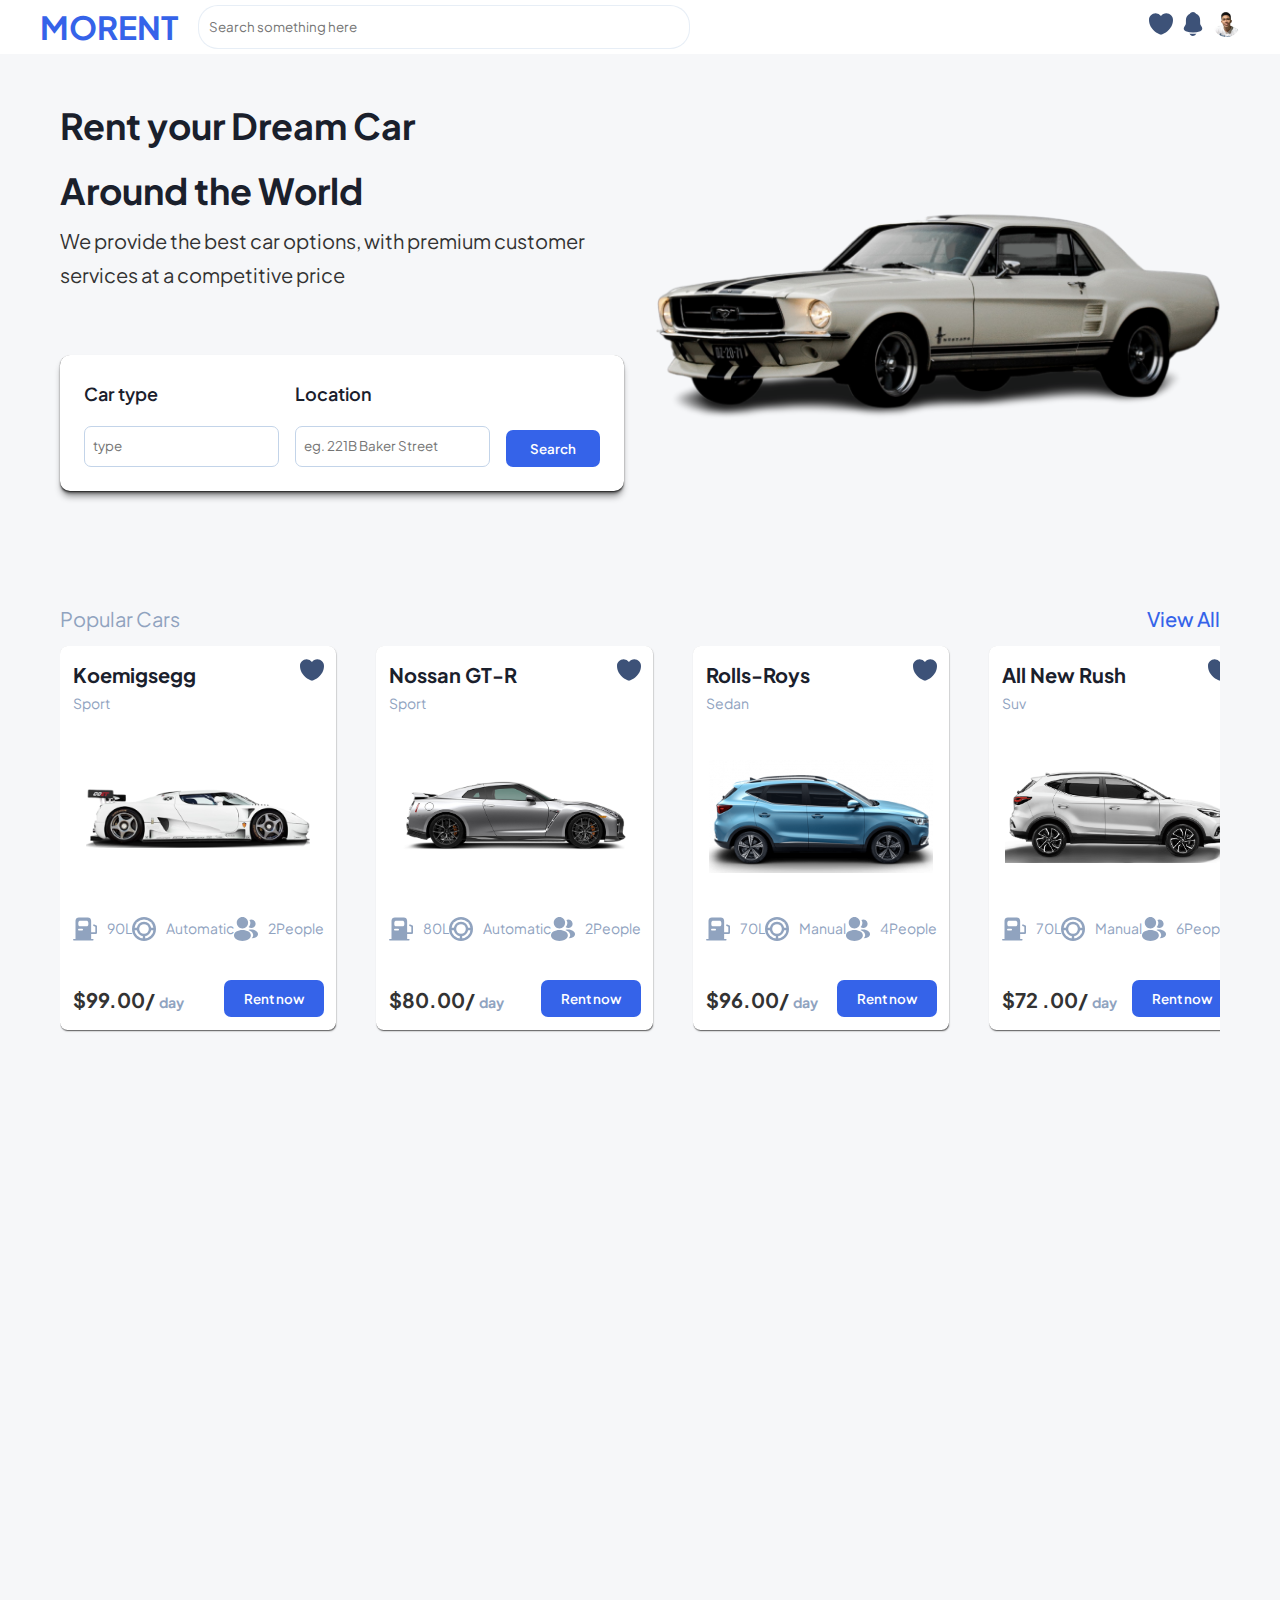
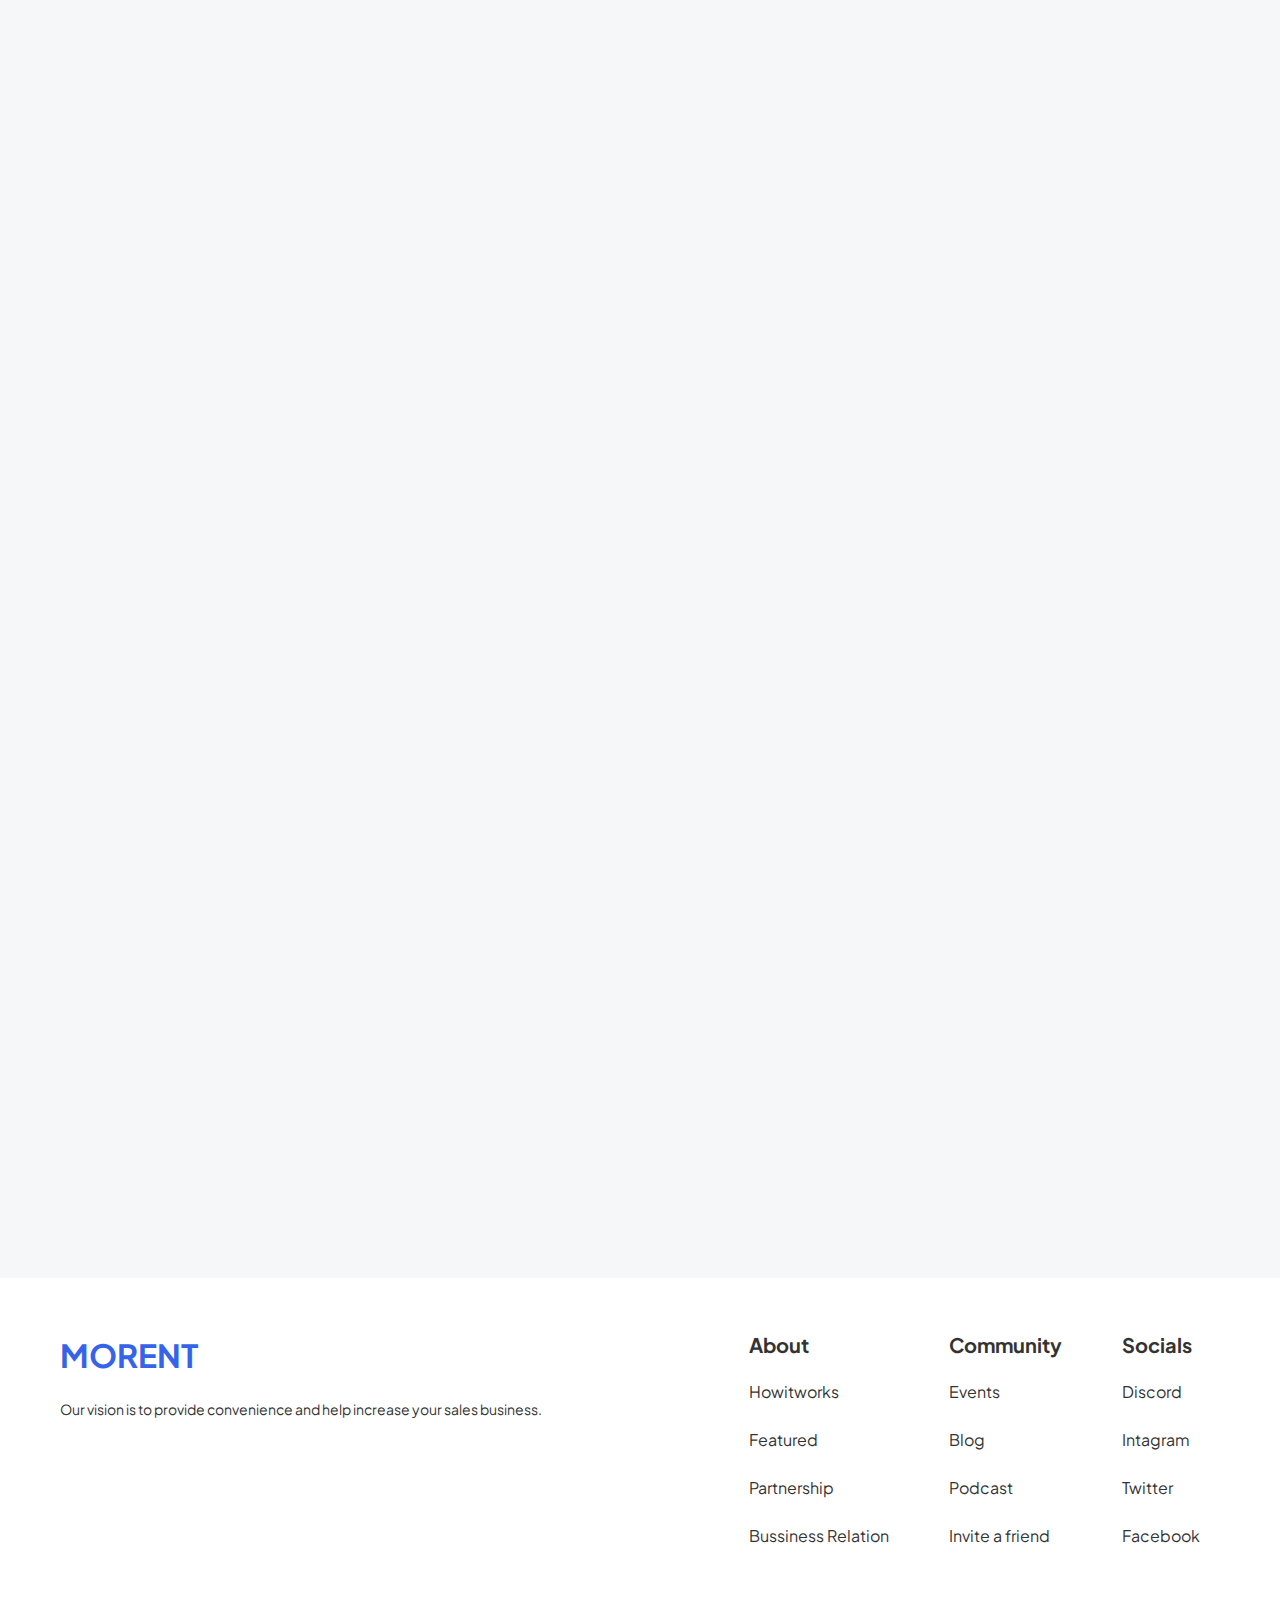
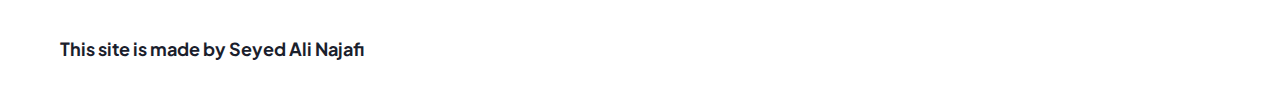
<file: index.html>
<!DOCTYPE html>
<html lang="en">

<head>
  <meta charset="UTF-8" />
  <meta name="viewport" content="width=device-width, initial-scale=1.0" />
  <link rel="stylesheet" href="css/style.css" />
  <link rel="stylesheet" href="css/font.css" />
  <link rel="stylesheet" href="https://cdnjs.cloudflare.com/ajax/libs/font-awesome/6.4.2/css/all.min.css"
    integrity="sha512-z3gLpd7yknf1YoNbCzqRKc4qyor8gaKU1qmn+CShxbuBusANI9QpRohGBreCFkKxLhei6S9CQXFEbbKuqLg0DA=="
    crossorigin="anonymous" referrerpolicy="no-referrer" />
  <link rel="stylesheet" href="https://unpkg.com/aos@next/dist/aos.css" />
  <link rel="icon" href="assets/images/favicon.ico">
  <title>Morent</title>
</head>

<body>
  <header class="nav__bar">
    <nav class="nav container">
      <div class="search__bar">
        <p class="morent__logo">MORENT</p>
        <form class="nav__form">
          <div class="nav__toggler">
            <img class="icon" src="/assets/images/search.svg" alt="search" />
            <img src="/assets/images/xmark.svg" alt="x" class="icon second" />
          </div>
          <input type="text" class="nav__serach-bar" placeholder="Search something here" />
        </form>
      </div>
      <ul class="nav__list">
        <li><img src="/assets/images/like.svg" alt="fav " /></li>
        <li><img src="/assets/images/notif.svg" alt="notif" /></li>
        <li>
          <img class="nav__user" src="/assets/images/user.jpg" alt="user" />
        </li>
      </ul>
    </nav>
  </header>
  <section class="hero block container">
    <div class="hero__text">
      <h1>Rent your Dream Car <br />Around the World</h1>
      <p>
        We provide the best car options, with premium customer services at a
        competitive price
      </p>
    </div>
    <img src="/assets/images/hero.c422078b650affce4d14.png" alt="hero image car" />
    <div class="hero__search-field">
      <div class="hero__search-input">
        <p>Car type</p>
        <input type="text" placeholder="type" />
      </div>
      <div class="hero__search-input">
        <p>Location</p>
        <input type="text" placeholder="eg. 221B Baker Street" />
      </div>
      <button class="btn">Search</button>
    </div>
  </section>
  <section class="popular container block">
    <div class="heading">
      <p>Popular Cars</p>
      <a href="#">View All</a>
    </div>
    <div class="catalogs">
      <div class="catalog">
        <div class="catalog__heading">
          <div class="catalog__header">
            <h3>Koemigsegg</h3>
            <p>Sport</p>
          </div>
          <div class="catalog__icon">
            <img class="icon like-icon" src="assets/images/like.svg" alt="" />
          </div>
        </div>
        <div class="catalog__img">
          <img src="/assets/images/car_0.3d32b6b2cef2f68f936a.png" alt="" />
        </div>
        <div class="catalog__description">
          <div class="catalog__description-section">
            <img src="assets/images/benzin.svg" alt="" />
            <p>90L</p>
          </div>
          <div class="catalog__description-section">
            <img src="assets/images/dande.svg" alt="" />
            <p>Automatic</p>
          </div>
          <div class="catalog__description-section">
            <img src="assets/images/people.svg" alt="" />
            <p>2People</p>
          </div>
        </div>
        <div class="catalog__price">
          <p>
            $99.00/
            <span>day</span>
          </p>
          <button class="btn">Rent now</button>
        </div>
      </div>
      <div class="catalog">
        <div class="catalog__heading">
          <div class="catalog__header">
            <h3>Nossan GT-R</h3>
            <p>Sport</p>
          </div>
          <div class="catalog__icon">
            <img class="icon like-icon" src="assets/images/like.svg" alt="" />
          </div>
        </div>
        <div class="catalog__img">
          <img src="assets/images/cr2.png" alt="car" />
        </div>
        <div class="catalog__description">
          <div class="catalog__description-section">
            <img src="assets/images/benzin.svg" alt="" />
            <p>80L</p>
          </div>
          <div class="catalog__description-section">
            <img src="assets/images/dande.svg" alt="" />
            <p>Automatic</p>
          </div>
          <div class="catalog__description-section">
            <img src="assets/images/people.svg" alt="" />
            <p>2People</p>
          </div>
        </div>
        <div class="catalog__price">
          <p>
            $80.00/
            <span>day</span>
          </p>
          <button class="btn">Rent now</button>
        </div>
      </div>
      <div class="catalog">
        <div class="catalog__heading">
          <div class="catalog__header">
            <h3>Rolls-Roys</h3>
            <p>Sedan</p>
          </div>
          <div class="catalog__icon">
            <img class="icon like-icon" src="assets/images/like.svg" alt="" />
          </div>
        </div>
        <div class="catalog__img">
          <img src="assets/images/cr3.png" alt="car" />
        </div>
        <div class="catalog__description">
          <div class="catalog__description-section">
            <img src="assets/images/benzin.svg" alt="" />
            <p>70L</p>
          </div>
          <div class="catalog__description-section">
            <img src="assets/images/dande.svg" alt="" />
            <p>Manual</p>
          </div>
          <div class="catalog__description-section">
            <img src="assets/images/people.svg" alt="" />
            <p>4People</p>
          </div>
        </div>
        <div class="catalog__price">
          <p>
            $96.00/
            <span>day</span>
          </p>
          <button class="btn">Rent now</button>
        </div>
      </div>
      <div class="catalog">
        <div class="catalog__heading">
          <div class="catalog__header">
            <h3>All New Rush</h3>
            <p>Suv</p>
          </div>
          <div class="catalog__icon">
            <img class="icon like-icon" src="assets/images/like.svg" alt="" />
          </div>
        </div>
        <div class="catalog__img">
          <img src="assets/images/cr4.png" alt="car" />
        </div>
        <div class="catalog__description">
          <div class="catalog__description-section">
            <img src="assets/images/benzin.svg" alt="" />
            <p>70L</p>
          </div>
          <div class="catalog__description-section">
            <img src="assets/images/dande.svg" alt="" />
            <p>Manual</p>
          </div>
          <div class="catalog__description-section">
            <img src="assets/images/people.svg" alt="" />
            <p>6People</p>
          </div>
        </div>
        <div class="catalog__price">
          <p>
            $72 .00/
            <span>day</span>
          </p>
          <button class="btn">Rent now</button>
        </div>
      </div>
    </div>
  </section>
  <section class="recommend container block" data-aos="fade-up" data-aos-delay="200">
    <div class=" heading">
      <p>Recommended</p>
    </div>
    <div class="suggested__catalogs">
      <div class="catalog">
        <div class="catalog__heading">
          <div class="catalog__header">
            <h3>Koemigsegg</h3>
            <p>Sport</p>
          </div>
          <div class="catalog__icon">
            <img class="icon like-icon" src="assets/images/like.svg" alt="" />
          </div>
        </div>
        <div class="catalog__img">
          <img src="/assets/images/car_0.3d32b6b2cef2f68f936a.png" alt="" />
        </div>
        <div class="catalog__description">
          <div class="catalog__description-section">
            <img src="assets/images/benzin.svg" alt="" />
            <p>90L</p>
          </div>
          <div class="catalog__description-section">
            <img src="assets/images/dande.svg" alt="" />
            <p>Automatic</p>
          </div>
          <div class="catalog__description-section">
            <img src="assets/images/people.svg" alt="" />
            <p>2People</p>
          </div>
        </div>
        <div class="catalog__price">
          <p>
            $99.00/
            <span>day</span>
          </p>
          <button class="btn">Rent now</button>
        </div>
      </div>
      <div class="catalog">
        <div class="catalog__heading">
          <div class="catalog__header">
            <h3>Nossan GT-R</h3>
            <p>Sport</p>
          </div>
          <div class="catalog__icon">
            <img class="icon like-icon" src="assets/images/like.svg" alt="" />
          </div>
        </div>
        <div class="catalog__img">
          <img src="assets/images/cr2.png" alt="car" />
        </div>
        <div class="catalog__description">
          <div class="catalog__description-section">
            <img src="assets/images/benzin.svg" alt="" />
            <p>80L</p>
          </div>
          <div class="catalog__description-section">
            <img src="assets/images/dande.svg" alt="" />
            <p>Automatic</p>
          </div>
          <div class="catalog__description-section">
            <img src="assets/images/people.svg" alt="" />
            <p>2People</p>
          </div>
        </div>
        <div class="catalog__price">
          <p>
            $80.00/
            <span>day</span>
          </p>
          <button class="btn">Rent now</button>
        </div>
      </div>
      <div class="catalog">
        <div class="catalog__heading">
          <div class="catalog__header">
            <h3>Rolls-Roys</h3>
            <p>Sedan</p>
          </div>
          <div class="catalog__icon">
            <img class="icon like-icon" src="assets/images/like.svg" alt="" />
          </div>
        </div>
        <div class="catalog__img">
          <img src="assets/images/cr3.png" alt="car" />
        </div>
        <div class="catalog__description">
          <div class="catalog__description-section">
            <img src="assets/images/benzin.svg" alt="" />
            <p>70L</p>
          </div>
          <div class="catalog__description-section">
            <img src="assets/images/dande.svg" alt="" />
            <p>Manual</p>
          </div>
          <div class="catalog__description-section">
            <img src="assets/images/people.svg" alt="" />
            <p>4People</p>
          </div>
        </div>
        <div class="catalog__price">
          <p>
            $96.00/
            <span>day</span>
          </p>
          <button class="btn">Rent now</button>
        </div>
      </div>
      <div class="catalog">
        <div class="catalog__heading">
          <div class="catalog__header">
            <h3>All New Rush</h3>
            <p>Suv</p>
          </div>
          <div class="catalog__icon">
            <img class="icon like-icon" src="assets/images/like.svg" alt="" />
          </div>
        </div>
        <div class="catalog__img">
          <img src="assets/images/cr4.png" alt="car" />
        </div>
        <div class="catalog__description">
          <div class="catalog__description-section">
            <img src="assets/images/benzin.svg" alt="" />
            <p>70L</p>
          </div>
          <div class="catalog__description-section">
            <img src="assets/images/dande.svg" alt="" />
            <p>Manual</p>
          </div>
          <div class="catalog__description-section">
            <img src="assets/images/people.svg" alt="" />
            <p>6People</p>
          </div>
        </div>
        <div class="catalog__price">
          <p>
            $72.00/
            <span>day</span>
          </p>
          <button class="btn">Rent now</button>
        </div>
      </div>
      <div class="catalog">
        <div class="catalog__heading">
          <div class="catalog__header">
            <h3>CR-V</h3>
            <p>Suv</p>
          </div>
          <div class="catalog__icon">
            <img class="icon like-icon" src="assets/images/like.svg" alt="" />
          </div>
        </div>
        <div class="catalog__img">
          <img src="assets/images/cr5.png" alt="car" />
        </div>
        <div class="catalog__description">
          <div class="catalog__description-section">
            <img src="assets/images/benzin.svg" alt="" />
            <p>80L</p>
          </div>
          <div class="catalog__description-section">
            <img src="assets/images/dande.svg" alt="" />
            <p>Manual</p>
          </div>
          <div class="catalog__description-section">
            <img src="assets/images/people.svg" alt="" />
            <p>6People</p>
          </div>
        </div>
        <div class="catalog__price">
          <p>
            $80.00/
            <span>day</span>
          </p>
          <button class="btn">Rent now</button>
        </div>
      </div>
      <div class="catalog">
        <div class="catalog__heading">
          <div class="catalog__header">
            <h3>All New Terios</h3>
            <p>Suv</p>
          </div>
          <div class="catalog__icon">
            <img class="icon like-icon" src="assets/images/like.svg" alt="" />
          </div>
        </div>
        <div class="catalog__img">
          <img src="assets/images/cr6.png" alt="car" />
        </div>
        <div class="catalog__description">
          <div class="catalog__description-section">
            <img src="assets/images/benzin.svg" alt="" />
            <p>90L</p>
          </div>
          <div class="catalog__description-section">
            <img src="assets/images/dande.svg" alt="" />
            <p>Manual</p>
          </div>
          <div class="catalog__description-section">
            <img src="assets/images/people.svg" alt="" />
            <p>6People</p>
          </div>
        </div>
        <div class="catalog__price">
          <p>
            $74.00/
            <span>day</span>
          </p>
          <button class="btn">Rent now</button>
        </div>
      </div>
      <div class="catalog">
        <div class="catalog__heading">
          <div class="catalog__header">
            <h3>Koemigsegg</h3>
            <p>Sport</p>
          </div>
          <div class="catalog__icon">
            <img class="icon like-icon" src="assets/images/like.svg" alt="" />
          </div>
        </div>
        <div class="catalog__img">
          <img src="/assets/images/car_0.3d32b6b2cef2f68f936a.png" alt="" />
        </div>
        <div class="catalog__description">
          <div class="catalog__description-section">
            <img src="assets/images/benzin.svg" alt="" />
            <p>90L</p>
          </div>
          <div class="catalog__description-section">
            <img src="assets/images/dande.svg" alt="" />
            <p>Automatic</p>
          </div>
          <div class="catalog__description-section">
            <img src="assets/images/people.svg" alt="" />
            <p>2People</p>
          </div>
        </div>
        <div class="catalog__price">
          <p>
            $99.00/
            <span>day</span>
          </p>
          <button class="btn">Rent now</button>
        </div>
      </div>
      <div class="catalog">
        <div class="catalog__heading">
          <div class="catalog__header">
            <h3>Nossan GT-R</h3>
            <p>Sport</p>
          </div>
          <div class="catalog__icon">
            <img class="icon like-icon" src="assets/images/like.svg" alt="" />
          </div>
        </div>
        <div class="catalog__img">
          <img src="assets/images/cr2.png" alt="car" />
        </div>
        <div class="catalog__description">
          <div class="catalog__description-section">
            <img src="assets/images/benzin.svg" alt="" />
            <p>80L</p>
          </div>
          <div class="catalog__description-section">
            <img src="assets/images/dande.svg" alt="" />
            <p>Automatic</p>
          </div>
          <div class="catalog__description-section">
            <img src="assets/images/people.svg" alt="" />
            <p>2People</p>
          </div>
        </div>
        <div class="catalog__price">
          <p>
            $80.00/
            <span>day</span>
          </p>
          <button class="btn">Rent now</button>
        </div>
      </div>
      <div class="catalog">
        <div class="catalog__heading">
          <div class="catalog__header">
            <h3>Rolls-Roys</h3>
            <p>Sedan</p>
          </div>
          <div class="catalog__icon">
            <img class="icon like-icon" src="assets/images/like.svg" alt="" />
          </div>
        </div>
        <div class="catalog__img">
          <img src="assets/images/cr3.png" alt="car" />
        </div>
        <div class="catalog__description">
          <div class="catalog__description-section">
            <img src="assets/images/benzin.svg" alt="" />
            <p>70L</p>
          </div>
          <div class="catalog__description-section">
            <img src="assets/images/dande.svg" alt="" />
            <p>Manual</p>
          </div>
          <div class="catalog__description-section">
            <img src="assets/images/people.svg" alt="" />
            <p>4People</p>
          </div>
        </div>
        <div class="catalog__price">
          <p>
            $96.00/
            <span>day</span>
          </p>
          <button class="btn">Rent now</button>
        </div>
      </div>
      <div class="catalog">
        <div class="catalog__heading">
          <div class="catalog__header">
            <h3>All New Rush</h3>
            <p>Suv</p>
          </div>
          <div class="catalog__icon">
            <img class="icon like-icon" src="assets/images/like.svg" alt="" />
          </div>
        </div>
        <div class="catalog__img">
          <img src="assets/images/cr4.png" alt="car" />
        </div>
        <div class="catalog__description">
          <div class="catalog__description-section">
            <img src="assets/images/benzin.svg" alt="" />
            <p>70L</p>
          </div>
          <div class="catalog__description-section">
            <img src="assets/images/dande.svg" alt="" />
            <p>Manual</p>
          </div>
          <div class="catalog__description-section">
            <img src="assets/images/people.svg" alt="" />
            <p>6People</p>
          </div>
        </div>
        <div class="catalog__price">
          <p>
            $72.00/
            <span>day</span>
          </p>
          <button class="btn">Rent now</button>
        </div>
      </div>
    </div>
    <div class="view">
      <button class="btn">View more</button>
    </div>
  </section>
  <footer class="main-footer">
    <div class="footer container block">
      <div class="footer-items special-footer">
        <h2 class="morent__logo">MORENT</h2>
        <p>Our vision is to provide convenience
          and help increase your sales business.</p>
      </div>
      <div class="footer-items">
        <h6>About</h6>
        <a href="#">Howitworks</a>
        <a href="#">Featured</a>
        <a href="#">Partnership</a>
        <a href="#">Bussiness Relation</a>
      </div>
      <div class="footer-items">
        <h6>Community</h6>
        <a href="#">Events</a>
        <a href="#">Blog</a>
        <a href="#">Podcast</a>
        <a href="#">Invite a friend</a>
      </div>
      <div class="footer-items">
        <h6>Socials</h6>
        <a href="#">Discord</a>
        <a href="#">Intagram</a>
        <a href="#">Twitter</a>
        <a href="#">Facebook</a>
      </div>
    </div>
  </footer>
  <section class="me-section">
    <div class="iamcool container block">
      <a href="https://github.com/Alinajafi10" target="_blank">
        <p>This site is made by Seyed Ali Najafi</p>
      </a>
    </div>
  </section>
  <script src="js/app.js"></script>
  <script src="https://unpkg.com/aos@next/dist/aos.js"></script>
  <script>
    AOS.init();
  </script>
</body>

</html>
</file>
<file: css/style.css>
*,
*::after,
*::before {
  margin: 0;
  padding: 0;
  box-sizing: border-box;
  list-style: none;
}

:root {
  --color-primary: #fff;
  --color-secondary: #3563e9;
  --color-secondary-text: #90a3bf;
  --color-primary-text: #596780;
  --color-heading: #1a202c;
  --color-text-body: #333333;
  --color-back-body: #F6F7F9;
  --walter-white: #fff;
}

:root {
  --shadow-color: 229deg 100% 0%;
  --shadow-elevation-low:
    0.1px 0.2px 0.3px hsl(var(--shadow-color) / 0.21),
    0.1px 0.4px 0.6px -0.5px hsl(var(--shadow-color) / 0.42),
    0.3px 1.1px 1.5px -1px hsl(var(--shadow-color) / 0.63);
  --shadow-elevation-medium:
    0px 0.3px 0.3px hsl(var(--shadow-color) / 0.44),
    0px 1.1px 1.2px -0.8px hsl(var(--shadow-color) / 0.44),
    0.1px 2.7px 3px -1.7px hsl(var(--shadow-color) / 0.44),
    0.1px 6.7px 7.5px -2.5px hsl(var(--shadow-color) / 0.44);
  --shadow-elevation-high:
    0px 0.3px 0.3px hsl(var(--shadow-color) / 0.41),
    0px 2.1px 2.4px -0.4px hsl(var(--shadow-color) / 0.41),
    0.1px 3.9px 4.4px -0.7px hsl(var(--shadow-color) / 0.41),
    0.1px 6.5px 7.3px -1.1px hsl(var(--shadow-color) / 0.41),
    0.2px 10.4px 11.7px -1.4px hsl(var(--shadow-color) / 0.41),
    0.3px 16.3px 18.3px -1.8px hsl(var(--shadow-color) / 0.41),
    0.5px 24.9px 28px -2.1px hsl(var(--shadow-color) / 0.41),
    0.8px 36.7px 41.3px -2.5px hsl(var(--shadow-color) / 0.41);
}

html {
  font-size: 62.5%;
}

body {
  color: var(--color-text-body);
  background-color: var(--color-back-body);
  font-size: 1.4rem;
  line-height: 1.7;
  font-family: "Plus Jakarta Sans";
}

h1,
h2,
h3 {
  color: var(--color-heading);
  font-weight: 700;
}

h1 {
  font-size: 2.5rem;
}

h2 {
  font-size: 2.2rem;
}

a {
  text-decoration: none;
}

::-webkit-scrollbar {
  height: 10px;
  width: 17px;
  transition: all 2s;
}

::-webkit-scrollbar-track {
  background-color: transparent;
  border-radius: 100vw;
}

::-webkit-scrollbar-thumb {
  background: linear-gradient(74deg, rgba(53, 99, 233, 1) 0%, rgba(0, 212, 255, 1) 100%);
  border-radius: 100vw;
}

.morent__logo {
  font-size: 2.8rem;
  font-weight: 700;
  color: var(--color-secondary);
}

@media screen and (min-width: 1024px) {
  .morent__logo {
    font-size: 3.2rem;
  }
}

/* 
Footer */
.main-footer {
  display: flex;
  align-items: center;
  background-color: var(--walter-white);
}

.footer {
  width: 100%;
}

.main-footer .footer {
  display: flex;
  flex-direction: column;
}

.footer-items a {
  text-decoration: none;
  font-size: 1.6rem;
  color: var(--color-body);
  margin-bottom: 0.5rem;
  display: block;
}

.footer-items a:hover {
  color: var(--color-secondary);
  transition: 0.4s;
}

.footer-items h6 {
  font-size: 2rem;
}

.footer-items {
  margin-right: 20rem;
  margin-top: 1rem;
}

.me-section {
  background-color: var(--walter-white);
}

.iamcool {
  display: flex;
  flex-direction: column;
}

.iamcool p {
  font-size: 1.8rem;
  color: var(--color-heading);
  font-weight: 700;
}

.iamcool p:hover {
  color: var(--color-secondary);
  transition: all 0.3s ease-in;
}

@media screen and (min-width: 768px) {
  .main-footer .footer {
    flex-direction: row;
    flex-wrap: wrap;
  }

  .footer-items {
    margin-right: 2rem;
    gap: 1.6rem;
    display: flex;
    flex-direction: column;
  }

  .footer {
    gap: 4rem;
    padding: 2rem 3rem;
  }

  .footer-items.special-footer {
    display: flex;
    flex: 1 1;
  }

  .iamcool {
    flex-direction: row;
  }
}

/* nav */

.nav__bar {
  background-color: var(--walter-white);
}

.nav {
  display: flex;
  width: auto;
  align-content: center;
  justify-content: space-between;
}

.nav__user {
  width: 27px;
  height: 27px;
  border-radius: 100%;
}

.nav__list {
  display: flex;
  justify-content: flex-start;
  align-items: center;
  gap: 0.8rem;
}

.nav__list li {
  display: inline-block;
}

.search__bar {
  /* position: relative; */
  display: inline-flex;
  align-items: center;
  gap: 2rem;
  width: 100%;
}

.nav__serach-bar {
  border-radius: 2rem;
  border: 1px solid rgba(195, 212, 233, 0.4);
  width: 49.2rem;
  height: 4.4rem;
  outline: 0;
  opacity: 0;
  padding-left: 1rem;
  transition: opacity 0.6s cubic-bezier(0.39, -0.18, 1, 0.49) 0.2s;
  margin-right: 1rem;
}

::placeholder {
  font-family: "Plus Jakarta Sans";
}

.nav__form {
  display: flex;
}

.nav.nav__expanded .nav__form {
  width: 100%;
}

.nav.nav__expanded .nav__serach-bar {
  width: 100%;
  max-width: 100vh;
}

.nav__form .icon {
  border: 1px solid var(--color-primary-text);
  border-radius: 0.375rem;
  display: flex;
  align-items: center;
  justify-content: center;
  order: -1;
  width: 30px;
  height: 30px;
  top: 5px;
  margin-left: .5rem;
  position: relative;
}

.search__bar .morent__logo {
  order: 2;
}

@media screen and (min-width:768px) {
  .nav__form .icon {
    display: none;
    order: 0;
  }

  .search__bar .morent__logo {
    order: 0;
  }

  .nav__serach-bar {
    display: block;
    opacity: 1;
  }
}

@media screen and (max-width:768px) {
  .nav__serach-bar {
    max-width: 0;
  }
}

/* Toggler */
.nav.nav__expanded .nav__toggler img {
  display: none;
}

.nav__toggler .icon.second {
  display: none;
}

.nav.nav__expanded .icon.second {
  display: flex;
  opacity: 1;
  top: 5px;
  position: relative;
  margin-left: .5rem;
}

.nav.nav__expanded .morent__logo,
.nav.nav__expanded .nav__list {
  display: none;
}

.icon.second {
  margin-right: 1.5rem;
}

.nav.nav__expanded .nav__serach-bar {
  display: block;
  opacity: 1;
  transition: all 0.4s ease-out;
}





.btn {
  background-color: var(--color-secondary);
  color: var(--color-primary);
  font-weight: 600;
  border: 0;
  padding: 1rem 2rem;
  border-radius: 7px;
}

button {
  cursor: pointer;
}


/* catalog */
.catalog {
  width: 32rem;
  height: 38.4rem;
  padding: 1rem;
  background-color: #fff;
  display: flex;
  flex-direction: column;
  border-radius: 0.75rem;
  gap: 2rem;
  box-shadow: var(--shadow-elevation-low);
}

.catalog__heading {
  flex-direction: row;
  display: flex;
  justify-content: space-between;
}


.catalog__icon .icon {
  display: flex;
  justify-content: center;
  align-items: center;
  gap: 2.4rem;
}

.like-icon.liked {
  filter: grayscale(0) hue-rotate(105deg) brightness(100%) saturate(3.5);
}

.catalog__header h3 {
  font-size: 2rem;
  font-weight: 700;
}

.catalog__header p {
  font-size: 1.4rem;
  color: var(--color-secondary-text);
}

.catalog__img img {
  width: 224px;
  height: 133px;
  object-fit: contain;
  margin-top: 1.4rem;
  margin-bottom: 1.4rem;
}

.catalog__img {
  display: flex;
  flex-direction: column;
  align-items: center;
}

@media screen and (min-width:768px) {
  .catalog {
    padding: 1.25rem;
  }
}

.catalog__description {
  display: flex;
  flex-direction: row;
  justify-content: space-between;
}

.catalog__description-section {
  display: flex;
  flex-direction: row;
  gap: 1rem;
}

.catalog__description-section p {
  color: var(--color-secondary-text);
}

.catalog__price {
  display: flex;
  flex-direction: row;
  justify-content: space-between;
  align-items: flex-end;
  flex: 1 1;
}

.catalog__price p {
  font-weight: 700;
  font-size: 2rem;
}

.catalog__price span {
  color: var(--color-secondary-text);
  font-size: 1.4rem;
}

.catalogs {
  display: flex;
  justify-content: space-between;
  align-items: center;
  overflow-x: auto;
  padding-bottom: 2rem;
}

.catalogs::-webkit-scrollbar {
  height: 10px;
  width: 1rem;
  transition: all 2s;
}

.catalogs::-webkit-scrollbar-track {
  background-color: transparent;
  border-radius: 100vw;
}

.catalogs::-webkit-scrollbar-thumb {
  background: linear-gradient(74deg, rgba(53, 99, 233, 1) 0%, rgba(0, 212, 255, 1) 100%);
  border-radius: 100vw;
}

.catalogs::-webkit-scrollbar-thumb:hover {
  background-color: hsl(255, 60%, 56%);
}

.popular .catalog:not(:first-child) {
  margin-left: 4rem;
}

.heading {
  display: flex;
  justify-content: space-between;
  margin-bottom: 1rem;
}

.heading p {
  color: var(--color-secondary-text);
  font-size: 2rem;
  font-weight: 400;
}

.heading a {
  color: var(--color-secondary);
  text-decoration: none;
  font-size: 2rem;
  font-weight: 500;
}

.container {
  max-width: 1200px;
  margin: 0 auto;
}

.suggested__catalogs {
  display: grid;
  grid-template-columns: repeat(auto-fit, minmax(28.8rem, 1fr));
  gap: 2rem;
}

.suggested__catalogs .catalog {
  display: flex;
  justify-content: center;
}

.block {
  padding: 4rem 2rem;
}

.view {
  display: flex;
  justify-content: center;
  align-items: center;
}

.view button {
  padding: 1.3rem 1rem;
  margin-top: 25px;
}

/* Hero */
.hero {
  display: grid;
  grid-template-rows: repeat(3, minmax(0, 1fr));
  grid-template-columns: repeat(1, minmax(0, 1fr));
  gap: 1.6rem;
}

.hero__text {
  grid-row-start: 2;
  text-align: center;
}

.hero__text h1 {
  font-size: 3.6rem;
  font-weight: 700;
  line-height: 1.8;
}

.hero__text p {
  font-size: 2rem;
}

.hero img {
  grid-row-start: 1;
  grid-column-start: 1;
  grid-column: span 2/span 2;
  object-fit: cover;
  align-self: center;
  max-width: 100%;
  max-height: 100%;
}

.hero__search-field {
  background-color: var(--walter-white);
  grid-row-start: 3;
}

.hero__search-field {
  display: flex;
  flex-direction: row;
  flex-wrap: wrap;
  justify-content: space-around;
  align-items: flex-end;
  align-self: center;
  border-radius: 10px;
  gap: 1.6rem;
  max-width: 67rem;
  padding: 2.4rem;
  box-shadow: var(--shadow-elevation-medium);
}

.hero__search-field .btn {
  display: flex;
  justify-content: center;
  align-items: center;
  flex: 1 1;
  width: auto;
}

.hero__search-input {
  display: flex;
  flex-direction: column;
  flex: 1 1;
  width: 100%;
  gap: 1.6rem;
}

.hero__search-input input {
  border-radius: 7px;
  outline: 0;
  border: 1px solid rgb(195, 212, 233);
  padding: 1.2rem 0.8rem;
}

.hero__search-input p {
  font-size: 1.8rem;
  font-weight: 600;
  color: var(--color-heading);
}

@media screen and (min-width:768px) {
  .hero {
    grid-template-rows: repeat(2, minmax(0, 1fr));
    grid-template-columns: repeat(2, minmax(0, 1fr));
    gap: 3.2rem;
  }

  .hero__search-field {
    grid-row-start: 2;
  }

  .hero__text {
    text-align: left;
  }

}

@media screen and (min-width:1024px) {
  .hero img {
    grid-row: span 2/span 2;
    grid-column-start: 2;
    grid-column: span 1/span 1;
  }

  .hero__text {
    grid-row-start: 1;
  }
}
</file>
<file: css/font.css>
@import url("https://fonts.googleapis.com/css2?family=Plus+Jakarta+Sans:ital,wght@0,200;0,300;0,400;0,500;0,600;0,700;0,800;1,200;1,300;1,400;1,500;1,600;1,700;1,800&display=swap");

body,button {
  font-family: "Plus Jakarta Sans";
}
</file>
